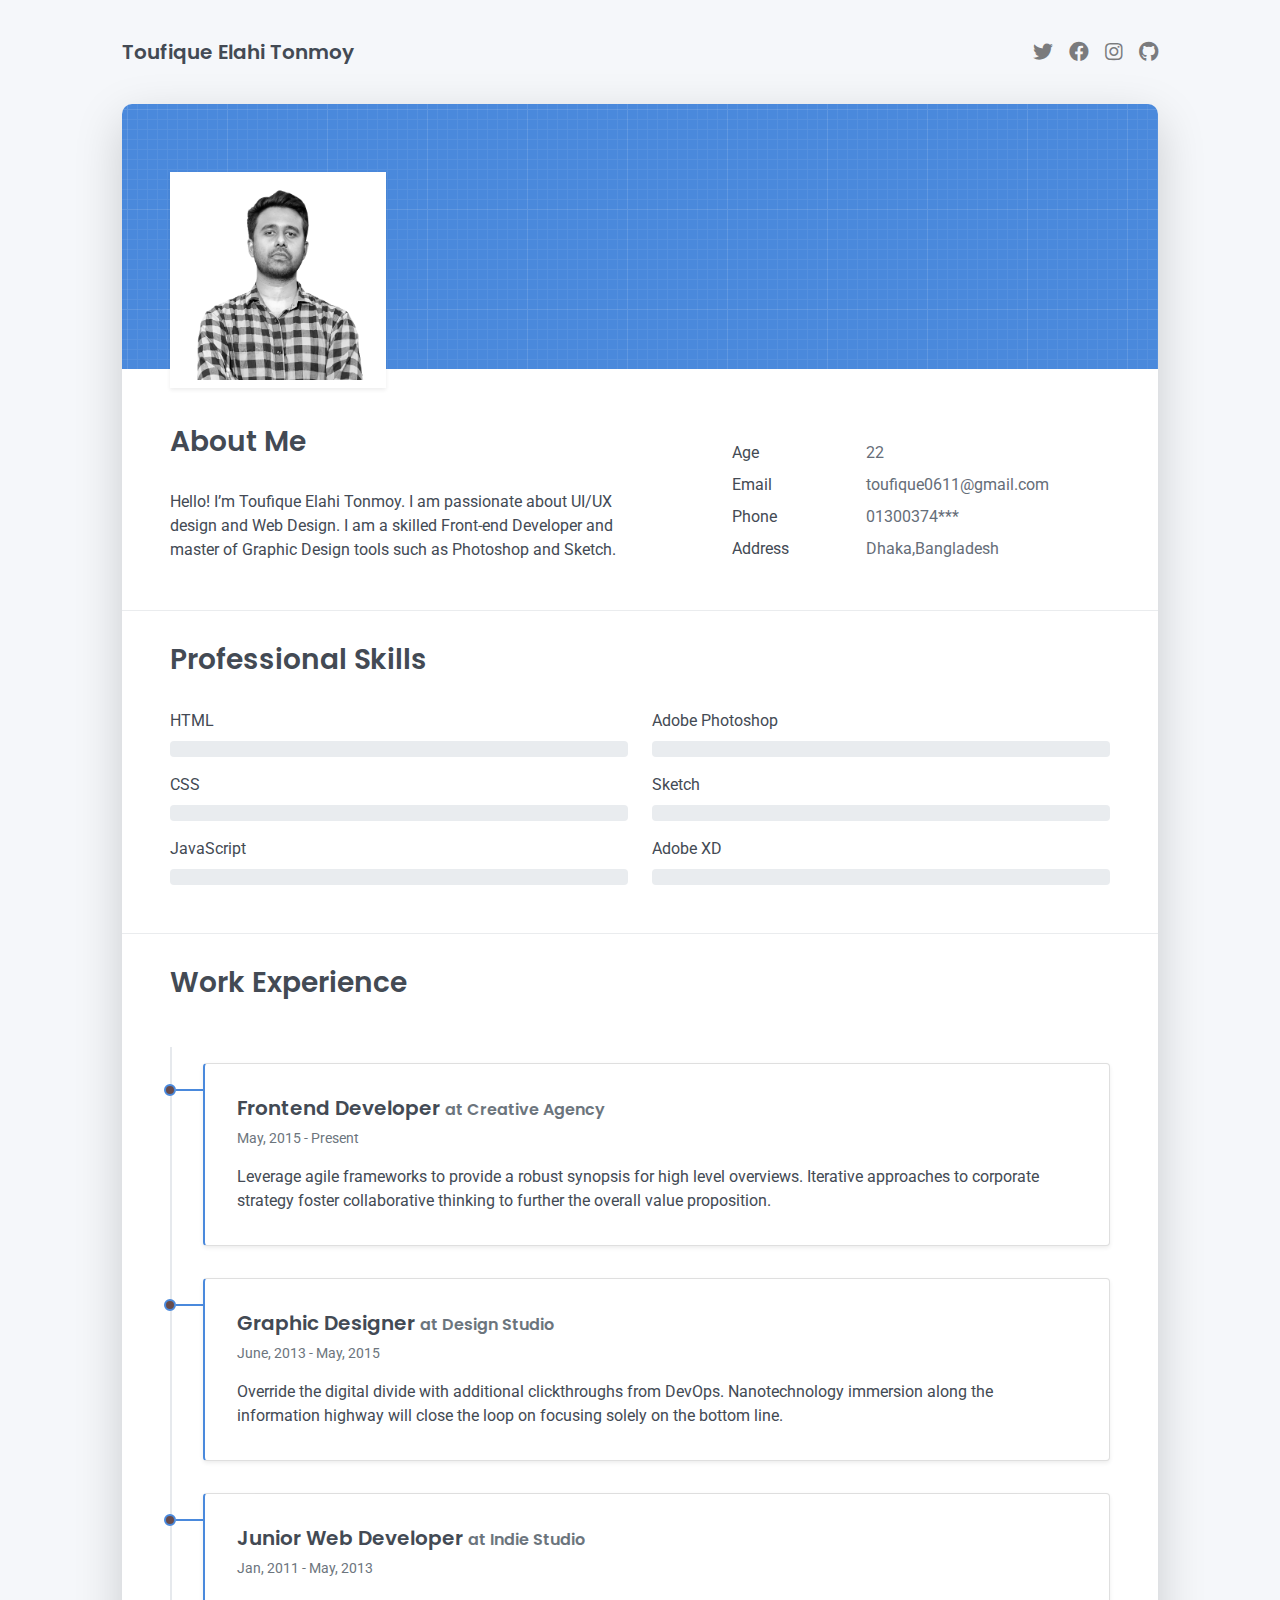
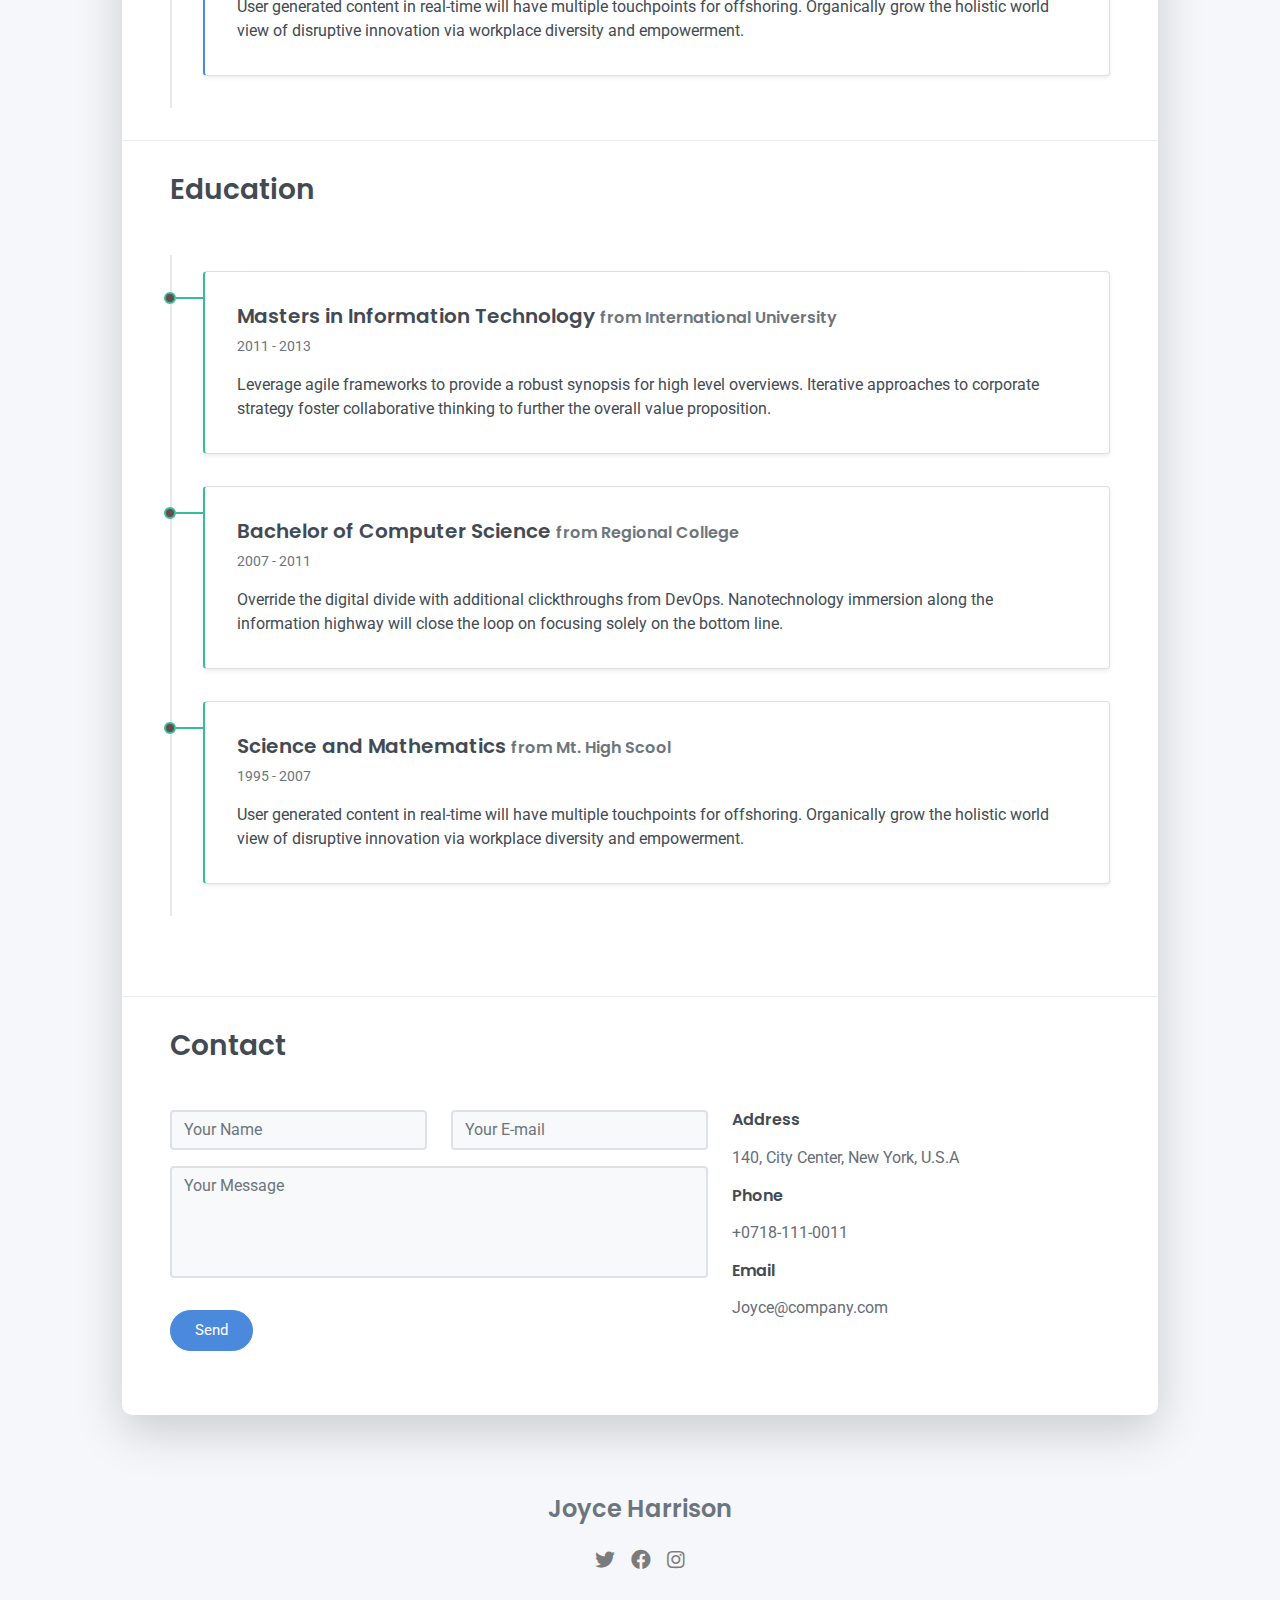
<file: index.html>
<!DOCTYPE html>
<html lang="en-US">
  <head>
    <meta charset="UTF-8">
    <meta http-equiv="X-UA-Compatible" content="IE=edge">
    <meta name="viewport" content="width=device-width, initial-scale=1">
    <title>Right Resume</title>
    <link rel="preconnect" href="https://fonts.gstatic.com" crossorigin="crossorigin"/>
    <link rel="preload" as="style" href="https://fonts.googleapis.com/css2?family=Poppins:wght@600&amp;family=Roboto:wght@300;400;500;700&amp;display=swap"/>
    <link rel="stylesheet" href="https://fonts.googleapis.com/css2?family=Poppins:wght@600&amp;family=Roboto:wght@300;400;500;700&amp;display=swap" media="print" onload="this.media='all'"/>
    <noscript>
      <link rel="stylesheet" href="https://fonts.googleapis.com/css2?family=Poppins:wght@600&amp;family=Roboto:wght@300;400;500;700&amp;display=swap"/>
    </noscript>
    <link href="css/font-awesome/css/all.min.css?ver=1.2.0" rel="stylesheet">
    <link href="css/bootstrap.min.css?ver=1.2.0" rel="stylesheet">
    <link href="css/aos.css?ver=1.2.0" rel="stylesheet">
    <link href="css/main.css?ver=1.2.0" rel="stylesheet">
    <noscript>
      <style type="text/css">
        [data-aos] {
            opacity: 1 !important;
            transform: translate(0) scale(1) !important;
        }
      </style>
    </noscript>
  </head>
  <body id="top">
    <header class="d-print-none">
      <div class="container text-center text-lg-left">
        <div class="py-3 clearfix">
          <h1 class="site-title mb-0">Toufique Elahi Tonmoy</h1>
          <div class="site-nav">
            <nav role="navigation">
              <ul class="nav justify-content-center">
                <li class="nav-item"><a class="nav-link" href="https://twitter.com/templateflip" title="Twitter"><i class="fab fa-twitter"></i><span class="menu-title sr-only">Twitter</span></a>
                </li>
                <li class="nav-item"><a class="nav-link" href="https://www.facebook.com/templateflip" title="Facebook"><i class="fab fa-facebook"></i><span class="menu-title sr-only">Facebook</span></a>
                </li>
                <li class="nav-item"><a class="nav-link" href="https://www.instagram.com/templateflip" title="Instagram"><i class="fab fa-instagram"></i><span class="menu-title sr-only">Instagram</span></a>
                </li>
                <li class="nav-item"><a class="nav-link" href="https://github.com/templateflip" title="Github"><i class="fab fa-github"></i><span class="menu-title sr-only">Github</span></a>
                </li>
              </ul>
            </nav>
          </div>
        </div>
      </div>
    </header>
    <div class="page-content">
      <div class="container">
<div class="cover shadow-lg bg-white">
  <div class="cover-bg p-3 p-lg-4 text-white">
    <div class="row">
      <div class="col-lg-4 col-md-5">
        <div class="avatar hover-effect bg-white shadow-sm p-1"><img src="images/avatar.png" width="180" height="200"/></div>
      </div>
      <div class="col-lg-8 col-md-7 text-center text-md-start">
        <h2 class="h1 mt-2" data-aos="fade-left" data-aos-delay="0">Toufique Elahi <span>Tonmoy</span></h2>
        <p data-aos="fade-left" data-aos-delay="100">Graphic Designer & Web Developer</p>
        <div class="d-print-none" data-aos="fade-left" data-aos-delay="200"><a class="btn btn-light text-dark shadow-sm mt-1 me-1" href="right-resume.pdf" target="_blank">Download CV</a><a class="btn btn-success shadow-sm mt-1" href="#contact">Hire Me</a></div>
      </div>
    </div>
  </div>
  <div class="about-section pt-4 px-3 px-lg-4 mt-1">
    <div class="row">
      <div class="col-md-6">
        <h2 class="h3 mb-3">About Me</h2>
        <p>Hello! I’m Toufique Elahi Tonmoy. I am passionate about UI/UX design and Web Design. I am a skilled Front-end Developer and master of Graphic Design tools such as Photoshop and Sketch.</p>
      </div>
      <div class="col-md-5 offset-md-1">
        <div class="row mt-2">
          <div class="col-sm-4">
            <div class="pb-1">Age</div>
          </div>
          <div class="col-sm-8">
            <div class="pb-1 text-secondary">22</div>
          </div>
          <div class="col-sm-4">
            <div class="pb-1">Email</div>
          </div>
          <div class="col-sm-8">
            <div class="pb-1 text-secondary">toufique0611@gmail.com</div>
          </div>
          <div class="col-sm-4">
            <div class="pb-1">Phone</div>
          </div>
          <div class="col-sm-8">
            <div class="pb-1 text-secondary">01300374***</div>
          </div>
          <div class="col-sm-4">
            <div class="pb-1">Address</div>
          </div>
          <div class="col-sm-8">
            <div class="pb-1 text-secondary">Dhaka,Bangladesh</div>
          </div>
        </div>
      </div>
    </div>
  </div>
  <hr class="d-print-none"/>
  <div class="skills-section px-3 px-lg-4">
    <h2 class="h3 mb-3">Professional Skills</h2>
    <div class="row">
      <div class="col-md-6">
        <div class="mb-2"><span>HTML</span>
          <div class="progress my-1">
            <div class="progress-bar bg-primary" role="progressbar" data-aos="zoom-in-right" data-aos-delay="100" data-aos-anchor=".skills-section" style="width: 90%" aria-valuenow="90" aria-valuemin="0" aria-valuemax="100"></div>
          </div>
        </div>
        <div class="mb-2"><span>CSS</span>
          <div class="progress my-1">
            <div class="progress-bar bg-primary" role="progressbar" data-aos="zoom-in-right" data-aos-delay="200" data-aos-anchor=".skills-section" style="width: 85%" aria-valuenow="85" aria-valuemin="0" aria-valuemax="100"></div>
          </div>
        </div>
        <div class="mb-2"><span>JavaScript</span>
          <div class="progress my-1">
            <div class="progress-bar bg-primary" role="progressbar" data-aos="zoom-in-right" data-aos-delay="300" data-aos-anchor=".skills-section" style="width: 75%" aria-valuenow="75" aria-valuemin="0" aria-valuemax="100"></div>
          </div>
        </div>
      </div>
      <div class="col-md-6">
        <div class="mb-2"><span>Adobe Photoshop</span>
          <div class="progress my-1">
            <div class="progress-bar bg-success" role="progressbar" data-aos="zoom-in-right" data-aos-delay="400" data-aos-anchor=".skills-section" style="width: 80%" aria-valuenow="90" aria-valuemin="0" aria-valuemax="100"></div>
          </div>
        </div>
        <div class="mb-2"><span>Sketch</span>
          <div class="progress my-1">
            <div class="progress-bar bg-success" role="progressbar" data-aos="zoom-in-right" data-aos-delay="500" data-aos-anchor=".skills-section" style="width: 85%" aria-valuenow="85" aria-valuemin="0" aria-valuemax="100"></div>
          </div>
        </div>
        <div class="mb-2"><span>Adobe XD</span>
          <div class="progress my-1">
            <div class="progress-bar bg-success" role="progressbar" data-aos="zoom-in-right" data-aos-delay="600" data-aos-anchor=".skills-section" style="width: 75%" aria-valuenow="75" aria-valuemin="0" aria-valuemax="100"></div>
          </div>
        </div>
      </div>
    </div>
  </div>
  <hr class="d-print-none"/>
  <div class="work-experience-section px-3 px-lg-4">
    <h2 class="h3 mb-4">Work Experience</h2>
    <div class="timeline">
      <div class="timeline-card timeline-card-primary card shadow-sm">
        <div class="card-body">
          <div class="h5 mb-1">Frontend Developer <span class="text-muted h6">at Creative Agency</span></div>
          <div class="text-muted text-small mb-2">May, 2015 - Present</div>
          <div>Leverage agile frameworks to provide a robust synopsis for high level overviews. Iterative approaches to corporate strategy foster collaborative thinking to further the overall value proposition.</div>
        </div>
      </div>
      <div class="timeline-card timeline-card-primary card shadow-sm">
        <div class="card-body">
          <div class="h5 mb-1">Graphic Designer <span class="text-muted h6">at Design Studio</span></div>
          <div class="text-muted text-small mb-2">June, 2013 - May, 2015</div>
          <div>Override the digital divide with additional clickthroughs from DevOps. Nanotechnology immersion along the information highway will close the loop on focusing solely on the bottom line.</div>
        </div>
      </div>
      <div class="timeline-card timeline-card-primary card shadow-sm">
        <div class="card-body">
          <div class="h5 mb-1">Junior Web Developer <span class="text-muted h6">at Indie Studio</span></div>
          <div class="text-muted text-small mb-2">Jan, 2011 - May, 2013</div>
          <div>User generated content in real-time will have multiple touchpoints for offshoring. Organically grow the holistic world view of disruptive innovation via workplace diversity and empowerment.</div>
        </div>
      </div>
    </div>
  </div>
  <hr class="d-print-none"/>
  <div class="page-break"></div>
  <div class="education-section px-3 px-lg-4 pb-4">
    <h2 class="h3 mb-4">Education</h2>
    <div class="timeline">
      <div class="timeline-card timeline-card-success card shadow-sm">
        <div class="card-body">
          <div class="h5 mb-1">Masters in Information Technology <span class="text-muted h6">from International University</span></div>
          <div class="text-muted text-small mb-2">2011 - 2013</div>
          <div>Leverage agile frameworks to provide a robust synopsis for high level overviews. Iterative approaches to corporate strategy foster collaborative thinking to further the overall value proposition.</div>
        </div>
      </div>
      <div class="timeline-card timeline-card-success card shadow-sm">
        <div class="card-body">
          <div class="h5 mb-1">Bachelor of Computer Science <span class="text-muted h6">from Regional College</span></div>
          <div class="text-muted text-small mb-2">2007 - 2011</div>
          <div>Override the digital divide with additional clickthroughs from DevOps. Nanotechnology immersion along the information highway will close the loop on focusing solely on the bottom line.</div>
        </div>
      </div>
      <div class="timeline-card timeline-card-success card shadow-sm">
        <div class="card-body">
          <div class="h5 mb-1">Science and Mathematics <span class="text-muted h6">from Mt. High Scool</span></div>
          <div class="text-muted text-small mb-2">1995 - 2007</div>
          <div>User generated content in real-time will have multiple touchpoints for offshoring. Organically grow the holistic world view of disruptive innovation via workplace diversity and empowerment.</div>
        </div>
      </div>
    </div>
  </div>
  <hr class="d-print-none"/>
  <div class="contant-section px-3 px-lg-4 pb-4" id="contact">
    <h2 class="h3 text mb-3">Contact</h2>
    <div class="row">
      <div class="col-md-7 d-print-none">
        <div class="my-2"><form action="https://formspree.io/your@email.com"
    method="POST">
  <div class="row">
    <div class="col-6">
      <input class="form-control" type="text" id="name" name="name" placeholder="Your Name" required>
    </div>
    <div class="col-6">
      <input class="form-control" type="email" id="email" name="_replyto" placeholder="Your E-mail" required>
    </div>
  </div>
  <div class="form-group my-2">
    <textarea class="form-control" style="resize: none;" id="message" name="message" rows="4"  placeholder="Your Message" required></textarea>
  </div>
  <button class="btn btn-primary mt-2" type="submit">Send</button>
</form>
        </div>
      </div>
      <div class="col">
        <div class="mt-2">
          <h3 class="h6">Address</h3>
          <div class="pb-2 text-secondary">140, City Center, New York, U.S.A</div>
          <h3 class="h6">Phone</h3>
          <div class="pb-2 text-secondary">+0718-111-0011</div>
          <h3 class="h6">Email</h3>
          <div class="pb-2 text-secondary">Joyce@company.com</div>
        </div>
      </div>
      <div class="col d-none d-print-block">
        <div class="mt-2">
          <div>
            <div class="mb-2">
              <div class="text-dark"><i class="fab fa-twitter mr-1"></i><span>https://twitter.com/templateflip</span>
              </div>
            </div>
            <div class="mb-2">
              <div class="text-dark"><i class="fab fa-facebook mr-1"></i><span>https://www.facebook.com/templateflip</span>
              </div>
            </div>
            <div class="mb-2">
              <div class="text-dark"><i class="fab fa-instagram mr-1"></i><span>https://www.instagram.com/templateflip</span>
              </div>
            </div>
            <div class="mb-2">
              <div class="text-dark"><i class="fab fa-github mr-1"></i><span>https://github.com/templateflip</span>
              </div>
            </div>
          </div>
        </div>
      </div>
    </div>
  </div>
</div></div>
    </div>
    <footer class="pt-4 pb-4 text-muted text-center d-print-none">
      <div class="container">
        <div class="my-3">
          <div class="h4">Joyce Harrison</div>
          <div class="footer-nav">
            <nav role="navigation">
              <ul class="nav justify-content-center">
                <li class="nav-item"><a class="nav-link" href="https://twitter.com/templateflip" title="Twitter"><i class="fab fa-twitter"></i><span class="menu-title sr-only">Twitter</span></a>
                </li>
                <li class="nav-item"><a class="nav-link" href="https://www.facebook.com/templateflip" title="Facebook"><i class="fab fa-facebook"></i><span class="menu-title sr-only">Facebook</span></a>
                </li>
                <li class="nav-item"><a class="nav-link" href="https://www.instagram.com/templateflip" title="Instagram"><i class="fab fa-instagram"></i><span class="menu-title sr-only">Instagram</span></a>
</file>
<file: css/main.css>
/* Buttons */
/* Inputs */
/* Timeline custom component */
.timeline {
  border-left: 2px solid #e6e9ed;
  padding: 1rem 0;
}

.timeline-card {
  position: relative;
  margin-left: 31px;
  border-left: 2px solid;
  margin-bottom: 2rem;
}

.timeline-card:last-child {
  margin-bottom: 1rem;
}

.timeline-card:before {
  content: "";
  display: inline-block;
  position: absolute;
  background-color: rgb(104, 76, 76);
  border-radius: 10px;
  width: 12px;
  height: 12px;
  top: 20px;
  left: -41px;
  border: 2px solid;
  z-index: 2;
}

.timeline-card:after {
  content: "";
  display: inline-block;
  position: absolute;
  background-color: currentColor;
  width: 29px;
  height: 2px;
  top: 25px;
  left: -29px;
  z-index: 1;
}

.timeline-card-primary {
  border-left-color: #4a89dc;
}

.timeline-card-primary:before {
  border-color: #4a89dc;
}

.timeline-card-primary:after {
  background-color: #4a89dc;
}

.timeline-card-success {
  border-left-color: #37bc9b;
}

.timeline-card-success:before {
  border-color: #37bc9b;
}

.timeline-card-success:after {
  background-color: #37bc9b;
}

html {
  scroll-behavior: smooth;
}

.site-title {
  font-size: 1.25rem;
  line-height: 2.5rem;
}

.nav-link {
  padding: 0;
  font-size: 1.25rem;
  line-height: 2.5rem;
  color: rgba(0, 0, 0, 0.5);
}

.nav-link:hover,
.nav-link:focus,
.active .nav-link {
  color: rgba(0, 0, 0, 0.8);
}

.nav-item + .nav-item {
  margin-left: 1rem;
}

.cover {
  border-radius: 10px;
}

.cover-bg {
  background-color: #4a89dc;
  background-image: url("data:image/svg+xml,%3Csvg xmlns='http://www.w3.org/2000/svg' width='100' height='100' viewBox='0 0 100 100'%3E%3Cg fill-rule='evenodd'%3E%3Cg fill='%23ffffff' fill-opacity='0.12'%3E%3Cpath opacity='.5' d='M96 [base64] 0v-9h-9v9h9zm-10 0v-9h-9v9h9zm-10 0v-9h-9v9h9zm-10 0v-9h-9v9h9zm-10 0v-9h-9v9h9zm-10 0v-9h-9v9h9zm-10 0v-9h-9v9h9zm-10 0v-9h-9v9h9zm-9-10h9v-9h-9v9zm10 0h9v-9h-9v9zm10 0h9v-9h-9v9zm10 0h9v-9h-9v9zm10 0h9v-9h-9v9zm10 0h9v-9h-9v9zm10 0h9v-9h-9v9zm10 0h9v-9h-9v9zm9-10v-9h-9v9h9zm-10 0v-9h-9v9h9zm-10 0v-9h-9v9h9zm-10 0v-9h-9v9h9zm-10 0v-9h-9v9h9zm-10 0v-9h-9v9h9zm-10 0v-9h-9v9h9zm-10 0v-9h-9v9h9zm-9-10h9v-9h-9v9zm10 0h9v-9h-9v9zm10 0h9v-9h-9v9zm10 0h9v-9h-9v9zm10 0h9v-9h-9v9zm10 0h9v-9h-9v9zm10 0h9v-9h-9v9zm10 0h9v-9h-9v9zm9-10v-9h-9v9h9zm-10 0v-9h-9v9h9zm-10 0v-9h-9v9h9zm-10 0v-9h-9v9h9zm-10 0v-9h-9v9h9zm-10 0v-9h-9v9h9zm-10 0v-9h-9v9h9zm-10 0v-9h-9v9h9zm-9-10h9v-9h-9v9zm10 0h9v-9h-9v9zm10 0h9v-9h-9v9zm10 0h9v-9h-9v9zm10 0h9v-9h-9v9zm10 0h9v-9h-9v9zm10 0h9v-9h-9v9zm10 0h9v-9h-9v9zm9-10v-9h-9v9h9zm-10 0v-9h-9v9h9zm-10 0v-9h-9v9h9zm-10 0v-9h-9v9h9zm-10 0v-9h-9v9h9zm-10 0v-9h-9v9h9zm-10 0v-9h-9v9h9zm-10 0v-9h-9v9h9zm-9-10h9v-9h-9v9zm10 0h9v-9h-9v9zm10 0h9v-9h-9v9zm10 0h9v-9h-9v9zm10 0h9v-9h-9v9zm10 0h9v-9h-9v9zm10 0h9v-9h-9v9zm10 0h9v-9h-9v9z'/%3E%3Cpath d='M6 5V0H5v5H0v1h5v94h1V6h94V5H6z'/%3E%3C/g%3E%3C/g%3E%3C/svg%3E");
  border-radius: 10px 10px 0 0;
}

.avatar {
  max-width: 216px;
  max-height: 216px;
  margin-top: 20px;
  text-align: center;
  margin-left: auto;
  margin-right: auto;
}

.avatar img {
  /* Safari 6.0 - 9.0 */
  filter: grayscale(100%);
}

footer a:not(.nav-link) {
  color: inherit;
  border-bottom: 1px dashed;
  text-decoration: none;
  cursor: pointer;
}

@media (min-width: 48em) {
  .site-title {
    float: left;
  }
  .site-nav {
    float: right;
  }
  .avatar {
    margin-bottom: -80px;
    margin-left: 0;
  }
}

@media print {
  body {
    background-color: #fff;
  }
  .container {
    width: auto;
    max-width: 100%;
    padding: 0;
  }
  .cover,
  .cover-bg {
    border-radius: 0;
  }
  .cover.shadow-lg {
    box-shadow: none !important;
  }
  .cover-bg {
    padding: 5rem !important;
    padding-bottom: 10px !important;
  }
  .avatar {
    margin-top: -10px;
  }
  .about-section {
    padding: 6.5rem 5rem 2rem !important;
  }
  .skills-section,
  .work-experience-section,
  .education-section,
  .contant-section {
    padding: 1.5rem 5rem 2rem !important;
  }
  .page-break {
    padding-top: 5rem;
    page-break-before: always;
  }
}
</file>
